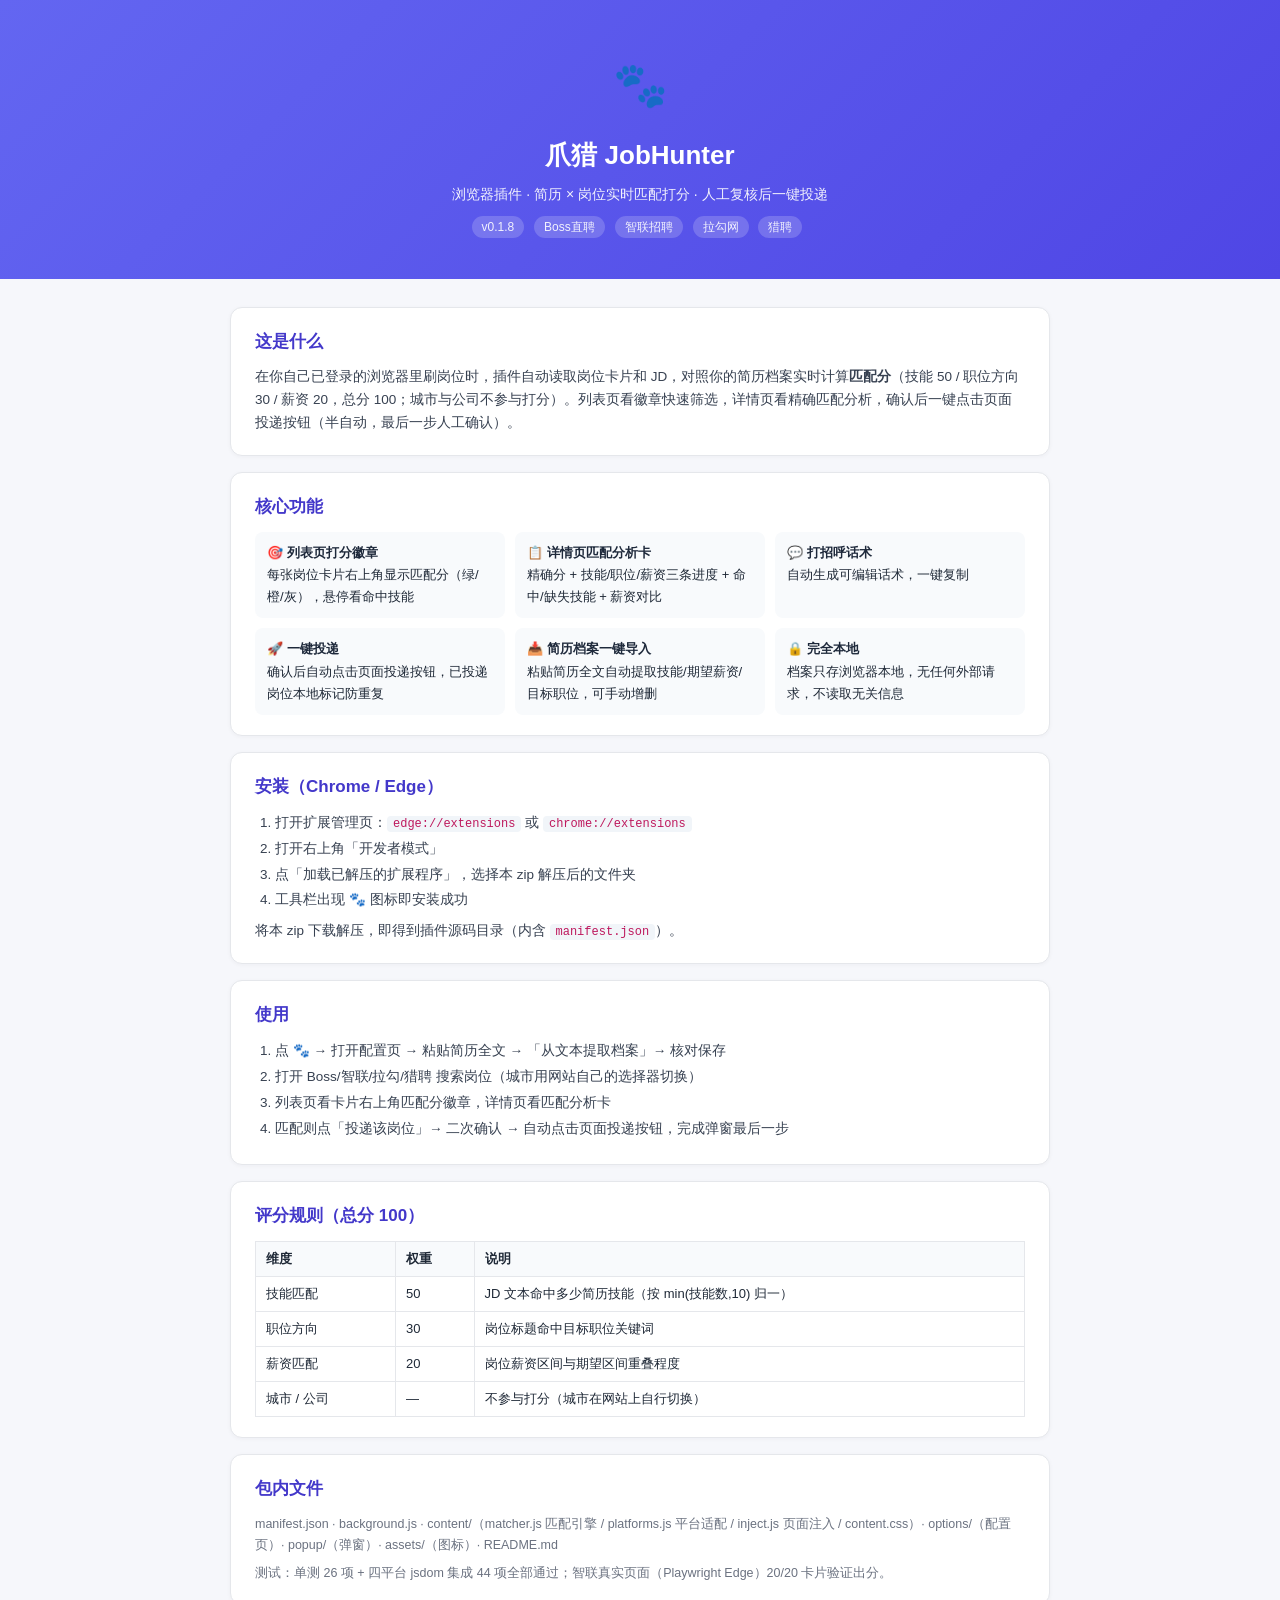
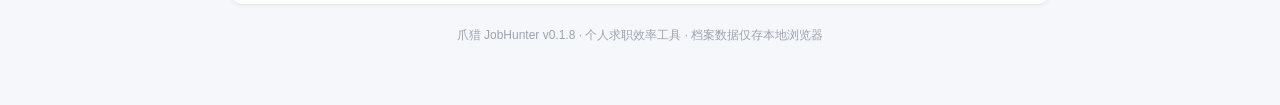
<file: index.html>
<!DOCTYPE html>
<html lang="zh-CN">
<head>
<meta charset="UTF-8" />
<meta name="viewport" content="width=device-width, initial-scale=1.0" />
<title>爪猎 JobHunter · 简历匹配投递助手（浏览器插件）</title>
<style>
  * { box-sizing: border-box; margin: 0; padding: 0; }
  body { font-family: -apple-system, "PingFang SC", "Microsoft YaHei", sans-serif; background: #f6f7fb; color: #1f2937; line-height: 1.7; }
  .hero { background: linear-gradient(135deg, #6366f1, #4f46e5); color: #fff; padding: 48px 24px 40px; text-align: center; }
  .hero .logo { font-size: 44px; }
  .hero h1 { font-size: 26px; margin: 10px 0 6px; }
  .hero p { opacity: .92; font-size: 14px; }
  .wrap { max-width: 860px; margin: 0 auto; padding: 28px 20px 60px; }
  .card { background: #fff; border: 1px solid #e5e7eb; border-radius: 12px; padding: 20px 24px; margin-bottom: 16px; box-shadow: 0 1px 4px rgba(15,23,42,.04); }
  .card h2 { font-size: 17px; margin-bottom: 10px; color: #4338ca; }
  .card h3 { font-size: 14px; margin: 14px 0 6px; }
  .card p, .card li { font-size: 13.5px; color: #374151; }
  ul, ol { padding-left: 20px; }
  li { margin: 3px 0; }
  .tag { display: inline-block; background: #eef2ff; color: #4338ca; border-radius: 999px; padding: 1px 10px; font-size: 12px; margin-right: 6px; }
  .grid { display: grid; grid-template-columns: repeat(auto-fit, minmax(240px, 1fr)); gap: 10px; }
  .feat { background: #f8fafc; border-radius: 8px; padding: 10px 12px; font-size: 13px; }
  .feat b { color: #1e293b; }
  code { background: #f1f5f9; border-radius: 4px; padding: 1px 6px; font-size: 12px; color: #be185d; }
  .foot { text-align: center; color: #9ca3af; font-size: 12px; margin-top: 20px; }
  table { width: 100%; border-collapse: collapse; font-size: 13px; margin-top: 8px; }
  th, td { border: 1px solid #e5e7eb; padding: 6px 10px; text-align: left; }
  th { background: #f8fafc; }
</style>
</head>
<body>
  <div class="hero">
    <div class="logo">🐾</div>
    <h1>爪猎 JobHunter</h1>
    <p>浏览器插件 · 简历 × 岗位实时匹配打分 · 人工复核后一键投递</p>
    <p style="margin-top:8px">
      <span class="tag" style="background:rgba(255,255,255,.2);color:#fff">v0.1.8</span>
      <span class="tag" style="background:rgba(255,255,255,.2);color:#fff">Boss直聘</span>
      <span class="tag" style="background:rgba(255,255,255,.2);color:#fff">智联招聘</span>
      <span class="tag" style="background:rgba(255,255,255,.2);color:#fff">拉勾网</span>
      <span class="tag" style="background:rgba(255,255,255,.2);color:#fff">猎聘</span>
    </p>
  </div>

  <div class="wrap">
    <div class="card">
      <h2>这是什么</h2>
      <p>在你自己已登录的浏览器里刷岗位时，插件自动读取岗位卡片和 JD，对照你的简历档案实时计算<b>匹配分</b>（技能 50 / 职位方向 30 / 薪资 20，总分 100；城市与公司不参与打分）。列表页看徽章快速筛选，详情页看精确匹配分析，确认后一键点击页面投递按钮（半自动，最后一步人工确认）。</p>
    </div>

    <div class="card">
      <h2>核心功能</h2>
      <div class="grid">
        <div class="feat">🎯 <b>列表页打分徽章</b><br/>每张岗位卡片右上角显示匹配分（绿/橙/灰），悬停看命中技能</div>
        <div class="feat">📋 <b>详情页匹配分析卡</b><br/>精确分 + 技能/职位/薪资三条进度 + 命中/缺失技能 + 薪资对比</div>
        <div class="feat">💬 <b>打招呼话术</b><br/>自动生成可编辑话术，一键复制</div>
        <div class="feat">🚀 <b>一键投递</b><br/>确认后自动点击页面投递按钮，已投递岗位本地标记防重复</div>
        <div class="feat">📥 <b>简历档案一键导入</b><br/>粘贴简历全文自动提取技能/期望薪资/目标职位，可手动增删</div>
        <div class="feat">🔒 <b>完全本地</b><br/>档案只存浏览器本地，无任何外部请求，不读取无关信息</div>
      </div>
    </div>

    <div class="card">
      <h2>安装（Chrome / Edge）</h2>
      <ol>
        <li>打开扩展管理页：<code>edge://extensions</code> 或 <code>chrome://extensions</code></li>
        <li>打开右上角「开发者模式」</li>
        <li>点「加载已解压的扩展程序」，选择本 zip 解压后的文件夹</li>
        <li>工具栏出现 🐾 图标即安装成功</li>
      </ol>
      <p style="margin-top:8px">将本 zip 下载解压，即得到插件源码目录（内含 <code>manifest.json</code>）。</p>
    </div>

    <div class="card">
      <h2>使用</h2>
      <ol>
        <li>点 🐾 → 打开配置页 → 粘贴简历全文 → 「从文本提取档案」→ 核对保存</li>
        <li>打开 Boss/智联/拉勾/猎聘 搜索岗位（城市用网站自己的选择器切换）</li>
        <li>列表页看卡片右上角匹配分徽章，详情页看匹配分析卡</li>
        <li>匹配则点「投递该岗位」→ 二次确认 → 自动点击页面投递按钮，完成弹窗最后一步</li>
      </ol>
    </div>

    <div class="card">
      <h2>评分规则（总分 100）</h2>
      <table>
        <tr><th>维度</th><th>权重</th><th>说明</th></tr>
        <tr><td>技能匹配</td><td>50</td><td>JD 文本命中多少简历技能（按 min(技能数,10) 归一）</td></tr>
        <tr><td>职位方向</td><td>30</td><td>岗位标题命中目标职位关键词</td></tr>
        <tr><td>薪资匹配</td><td>20</td><td>岗位薪资区间与期望区间重叠程度</td></tr>
        <tr><td>城市 / 公司</td><td>—</td><td>不参与打分（城市在网站上自行切换）</td></tr>
      </table>
    </div>

    <div class="card">
      <h2>包内文件</h2>
      <p style="font-size:12.5px;color:#6b7280">manifest.json · background.js · content/（matcher.js 匹配引擎 / platforms.js 平台适配 / inject.js 页面注入 / content.css）· options/（配置页）· popup/（弹窗）· assets/（图标）· README.md</p>
      <p style="margin-top:6px;font-size:12.5px;color:#6b7280">测试：单测 26 项 + 四平台 jsdom 集成 44 项全部通过；智联真实页面（Playwright Edge）20/20 卡片验证出分。</p>
    </div>

    <div class="foot">爪猎 JobHunter v0.1.8 · 个人求职效率工具 · 档案数据仅存本地浏览器</div>
  </div>
</body>
</html>
</file>
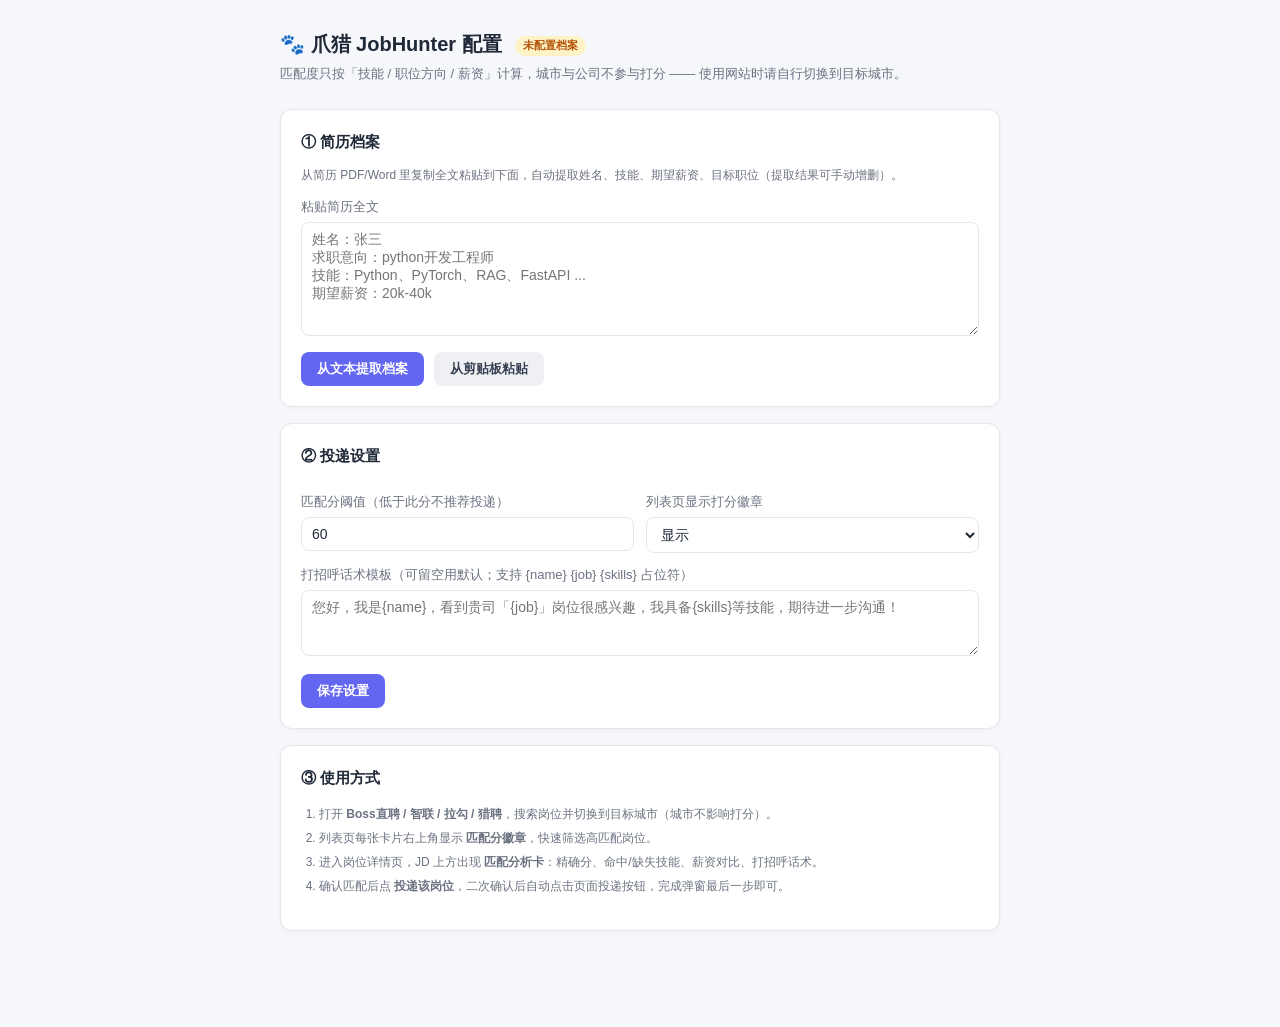
<file: claw-jobhunter-extension-v0.1.8/options/options.html>
<!DOCTYPE html>
<html lang="zh-CN">
<head>
  <meta charset="UTF-8" />
  <title>爪猎 JobHunter - 配置</title>
  <style>
    :root {
      --bg: #f6f7fb;
      --card: #ffffff;
      --line: #e5e7eb;
      --ink: #1f2937;
      --sub: #6b7280;
      --brand: #6366f1;
      --brand-dark: #4f46e5;
      --ok: #16a34a;
      --warn: #d97706;
    }
    * { box-sizing: border-box; }
    body {
      margin: 0;
      background: var(--bg);
      color: var(--ink);
      font-family: -apple-system, "PingFang SC", "Microsoft YaHei", sans-serif;
      font-size: 14px;
      line-height: 1.6;
    }
    .wrap { max-width: 760px; margin: 0 auto; padding: 28px 20px 80px; }
    h1 { font-size: 20px; margin: 0 0 4px; }
    .sub { color: var(--sub); margin: 0 0 24px; font-size: 13px; }
    .card {
      background: var(--card);
      border: 1px solid var(--line);
      border-radius: 12px;
      padding: 20px;
      margin-bottom: 16px;
      box-shadow: 0 1px 4px rgba(15,23,42,.04);
    }
    .card h2 { font-size: 15px; margin: 0 0 12px; }
    label { display: block; font-size: 13px; color: var(--sub); margin: 12px 0 4px; }
    input[type=text], textarea, select {
      width: 100%;
      border: 1px solid var(--line);
      border-radius: 8px;
      padding: 8px 10px;
      font-size: 14px;
      font-family: inherit;
      color: var(--ink);
      background: #fff;
    }
    input:focus, textarea:focus { outline: none; border-color: var(--brand); }
    textarea { resize: vertical; }
    .row { display: flex; gap: 12px; }
    .row > div { flex: 1; }
    button {
      border: 0;
      border-radius: 8px;
      padding: 8px 16px;
      font-size: 13px;
      font-weight: 600;
      cursor: pointer;
      font-family: inherit;
    }
    .btn-primary { background: var(--brand); color: #fff; }
    .btn-primary:hover { background: var(--brand-dark); }
    .btn-ghost { background: #eef0f4; color: #374151; }
    .btn-ghost:hover { background: #e2e5ea; }
    .btn-danger { background: #fef2f2; color: #dc2626; }
    .hint { font-size: 12px; color: var(--sub); margin-top: 6px; }
    .chips { display: flex; flex-wrap: wrap; gap: 6px; margin-top: 6px; }
    .chip {
      display: inline-flex; align-items: center; gap: 4px;
      background: #eef2ff; color: #4338ca;
      border-radius: 999px; padding: 3px 8px 3px 10px;
      font-size: 12px; border: 1px solid #e0e7ff;
    }
    .chip button {
      background: none; border: 0; color: #6366f1;
      font-size: 14px; padding: 0 2px; cursor: pointer; line-height: 1;
    }
    .chip button:hover { color: #dc2626; }
    .add-chip-row { display: flex; gap: 6px; margin-top: 8px; }
    .add-chip-row input { flex: 1; }
    .add-chip-row button { flex: 0 0 auto; }
    #status {
      position: fixed; bottom: 20px; left: 50%; transform: translateX(-50%);
      background: rgba(17,24,39,.9); color: #fff;
      border-radius: 999px; padding: 8px 18px; font-size: 13px;
      opacity: 0; transition: opacity .25s; pointer-events: none;
    }
    #status.show { opacity: 1; }
    .tag { display: inline-block; font-size: 11px; padding: 1px 8px; border-radius: 999px; margin-left: 8px; vertical-align: 2px; }
    .tag-ok { background: #e8f7ee; color: #15803d; }
    .tag-warn { background: #fef3c7; color: #b45309; }
    .jsonbox { font-family: Consolas, monospace; font-size: 12px; min-height: 140px; }
    .actions { display: flex; gap: 10px; flex-wrap: wrap; }
    .empty { color: var(--sub); font-size: 13px; padding: 8px 0; }
  </style>
</head>
<body>
  <div class="wrap">
    <h1>🐾 爪猎 JobHunter 配置 <span id="stateTag" class="tag tag-warn">未配置档案</span></h1>
    <p class="sub">匹配度只按「技能 / 职位方向 / 薪资」计算，城市与公司不参与打分 —— 使用网站时请自行切换到目标城市。</p>

    <!-- 第一步：简历档案 -->
    <div class="card">
      <h2>① 简历档案</h2>
      <p class="hint">从简历 PDF/Word 里复制全文粘贴到下面，自动提取姓名、技能、期望薪资、目标职位（提取结果可手动增删）。</p>
      <label for="resumeText">粘贴简历全文</label>
      <textarea id="resumeText" rows="6" placeholder="姓名：张三&#10;求职意向：python开发工程师&#10;技能：Python、PyTorch、RAG、FastAPI ...&#10;期望薪资：20k-40k"></textarea>
      <div class="actions" style="margin-top:10px">
        <button id="btnExtract" class="btn-primary">从文本提取档案</button>
        <button id="btnPaste" class="btn-ghost">从剪贴板粘贴</button>
      </div>

      <div id="profileForm" style="display:none">
        <div class="row">
          <div>
            <label>姓名</label>
            <input type="text" id="fName" placeholder="选填" />
          </div>
          <div>
            <label>期望薪资（如 17k-25k 或 2万-3万）</label>
            <input type="text" id="fSalary" placeholder="选填，用于薪资匹配打分" />
          </div>
        </div>
        <label>目标职位关键词（标题命中一个即得职位方向分）</label>
        <div class="chips" id="fRoles"></div>
        <div class="add-chip-row">
          <input type="text" id="roleInput" placeholder="如：大模型应用开发工程师" />
          <button class="btn-ghost" id="btnAddRole">添加</button>
        </div>
        <label>我的技能（出现在 JD 中越多，技能分越高）</label>
        <div class="chips" id="fSkills"></div>
        <div class="add-chip-row">
          <input type="text" id="skillInput" placeholder="如：RAG、LangChain、PyTorch" />
          <button class="btn-ghost" id="btnAddSkill">添加</button>
        </div>
        <div class="actions" style="margin-top:16px">
          <button id="btnSaveProfile" class="btn-primary">保存档案</button>
          <button id="btnExportJson" class="btn-ghost">导出 JSON</button>
          <button id="btnImportJson" class="btn-ghost">导入 JSON</button>
          <button id="btnClearProfile" class="btn-danger">清空档案</button>
        </div>
        <p class="hint">导出/导入 JSON 可与你本地 Python 端（claw-jobhunter）的 data/resume_profile.json 互通。</p>
      </div>
    </div>

    <!-- 第二步：投递设置 -->
    <div class="card">
      <h2>② 投递设置</h2>
      <div class="row">
        <div>
          <label>匹配分阈值（低于此分不推荐投递）</label>
          <input type="text" id="minScore" placeholder="60" />
        </div>
        <div>
          <label>列表页显示打分徽章</label>
          <select id="badgeEnabled">
            <option value="true">显示</option>
            <option value="false">隐藏</option>
          </select>
        </div>
      </div>
      <label>打招呼话术模板（可留空用默认；支持 {name} {job} {skills} 占位符）</label>
      <textarea id="pitchTemplate" rows="3" placeholder="您好，我是{name}，看到贵司「{job}」岗位很感兴趣，我具备{skills}等技能，期待进一步沟通！"></textarea>
      <div class="actions" style="margin-top:12px">
        <button id="btnSaveSettings" class="btn-primary">保存设置</button>
      </div>
    </div>

    <!-- 第三步：使用说明 -->
    <div class="card">
      <h2>③ 使用方式</h2>
      <ol class="hint" style="padding-left:18px; line-height:2">
        <li>打开 <b>Boss直聘 / 智联 / 拉勾 / 猎聘</b>，搜索岗位并切换到目标城市（城市不影响打分）。</li>
        <li>列表页每张卡片右上角显示 <b>匹配分徽章</b>，快速筛选高匹配岗位。</li>
        <li>进入岗位详情页，JD 上方出现 <b>匹配分析卡</b>：精确分、命中/缺失技能、薪资对比、打招呼话术。</li>
        <li>确认匹配后点 <b>投递该岗位</b>，二次确认后自动点击页面投递按钮，完成弹窗最后一步即可。</li>
      </ol>
    </div>
  </div>

  <div id="status"></div>
  <script src="../content/matcher.js"></script>
  <script src="options.js"></script>
</body>
</html>
</file>
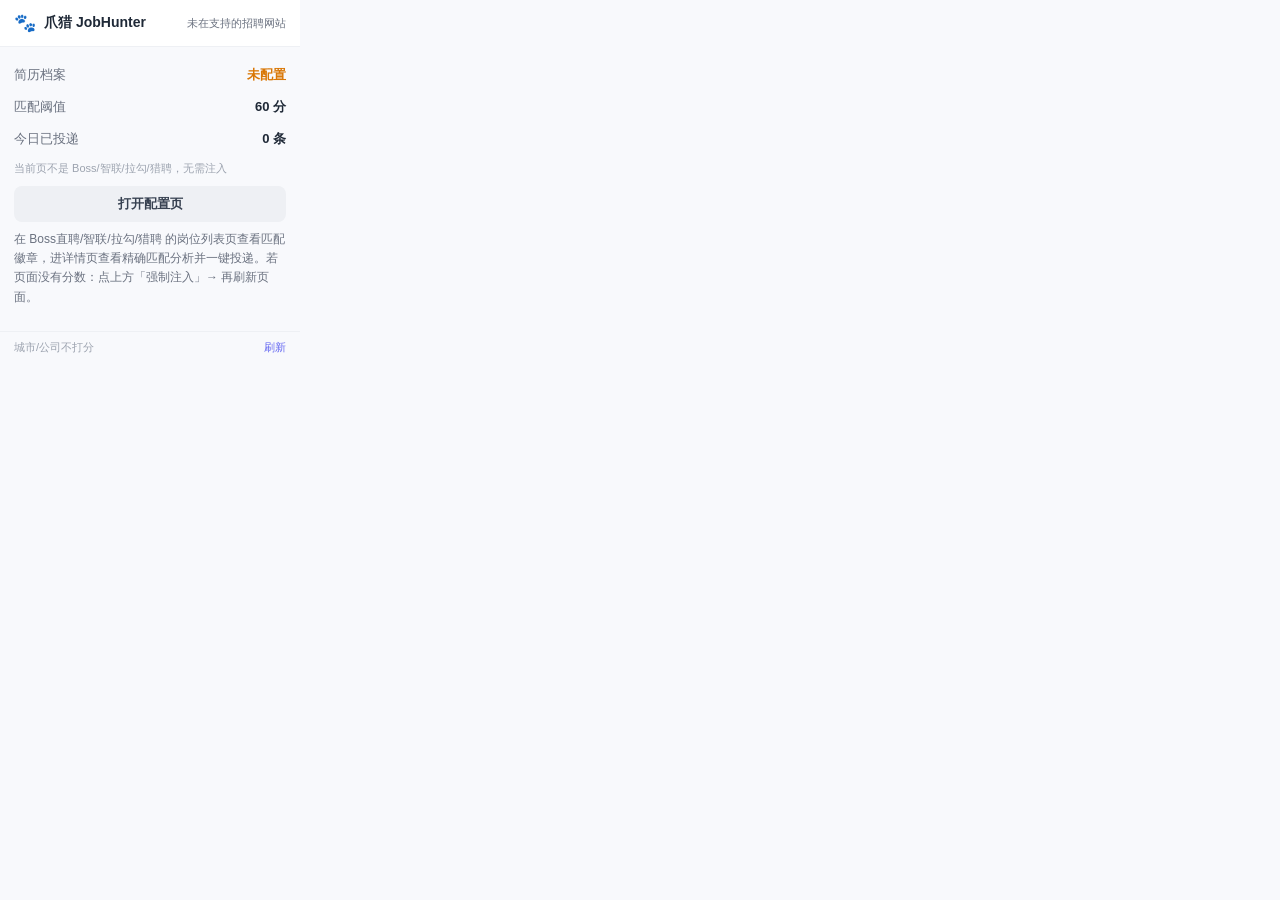
<file: claw-jobhunter-extension-v0.1.8/popup/popup.html>
<!DOCTYPE html>
<html lang="zh-CN">
<head>
  <meta charset="UTF-8" />
  <title>爪猎 JobHunter</title>
  <style>
    * { box-sizing: border-box; }
    body {
      width: 300px;
      margin: 0;
      font-family: -apple-system, "PingFang SC", "Microsoft YaHei", sans-serif;
      font-size: 13px;
      color: #1f2937;
      background: #f8f9fc;
    }
    .head {
      display: flex; align-items: center; gap: 8px;
      padding: 12px 14px;
      background: #fff;
      border-bottom: 1px solid #eef0f4;
    }
    .head .logo { font-size: 18px; }
    .head h1 { font-size: 14px; margin: 0; font-weight: 700; }
    .head .st { margin-left: auto; font-size: 11px; color: #6b7280; }
    .body { padding: 12px 14px; }
    .row { display: flex; justify-content: space-between; align-items: center; padding: 7px 0; }
    .row .k { color: #6b7280; }
    .row .v { font-weight: 600; }
    .v.ok { color: #16a34a; }
    .v.warn { color: #d97706; }
    .inj { font-size: 11px; color: #9ca3af; margin-top: 6px; }
    .inj.ok { color: #16a34a; }
    .inj.err { color: #dc2626; word-break: break-all; }
    .btn {
      display: block; width: 100%;
      border: 0; border-radius: 8px;
      background: #6366f1; color: #fff;
      font-size: 13px; font-weight: 600;
      padding: 9px 0; margin-top: 10px; cursor: pointer;
      font-family: inherit;
    }
    .btn:hover { background: #4f46e5; }
    .btn.ghost { background: #eef0f4; color: #374151; }
    .btn.ghost:hover { background: #e2e5ea; }
    .tip { font-size: 12px; color: #6b7280; line-height: 1.6; margin-top: 8px; }
    .foot {
      padding: 8px 14px 12px;
      border-top: 1px solid #eef0f4;
      display: flex; justify-content: space-between;
      font-size: 11px; color: #9ca3af;
    }
    .foot a { color: #6366f1; text-decoration: none; cursor: pointer; }
  </style>
</head>
<body>
  <div class="head">
    <span class="logo">🐾</span>
    <h1>爪猎 JobHunter</h1>
    <span class="st" id="pageName">未在支持的招聘网站</span>
  </div>
  <div class="body">
    <div class="row"><span class="k">简历档案</span><span class="v" id="profileState">—</span></div>
    <div class="row"><span class="k">匹配阈值</span><span class="v" id="minScore">—</span></div>
    <div class="row"><span class="k">今日已投递</span><span class="v" id="appliedCount">—</span></div>
    <div id="injStatus" class="inj"></div>
    <button class="btn" id="btnInject">强制注入当前页（无分时点这里）</button>
    <button class="btn ghost" id="btnOptions">打开配置页</button>
    <p class="tip" id="tip">在 Boss直聘/智联/拉勾/猎聘 的岗位列表页查看匹配徽章，进详情页查看精确匹配分析并一键投递。若页面没有分数：点上方「强制注入」→ 再刷新页面。</p>
  </div>
  <div class="foot">
    <span>城市/公司不打分</span>
    <a id="btnRefresh">刷新</a>
  </div>
  <script src="popup.js"></script>
</body>
</html>
</file>
